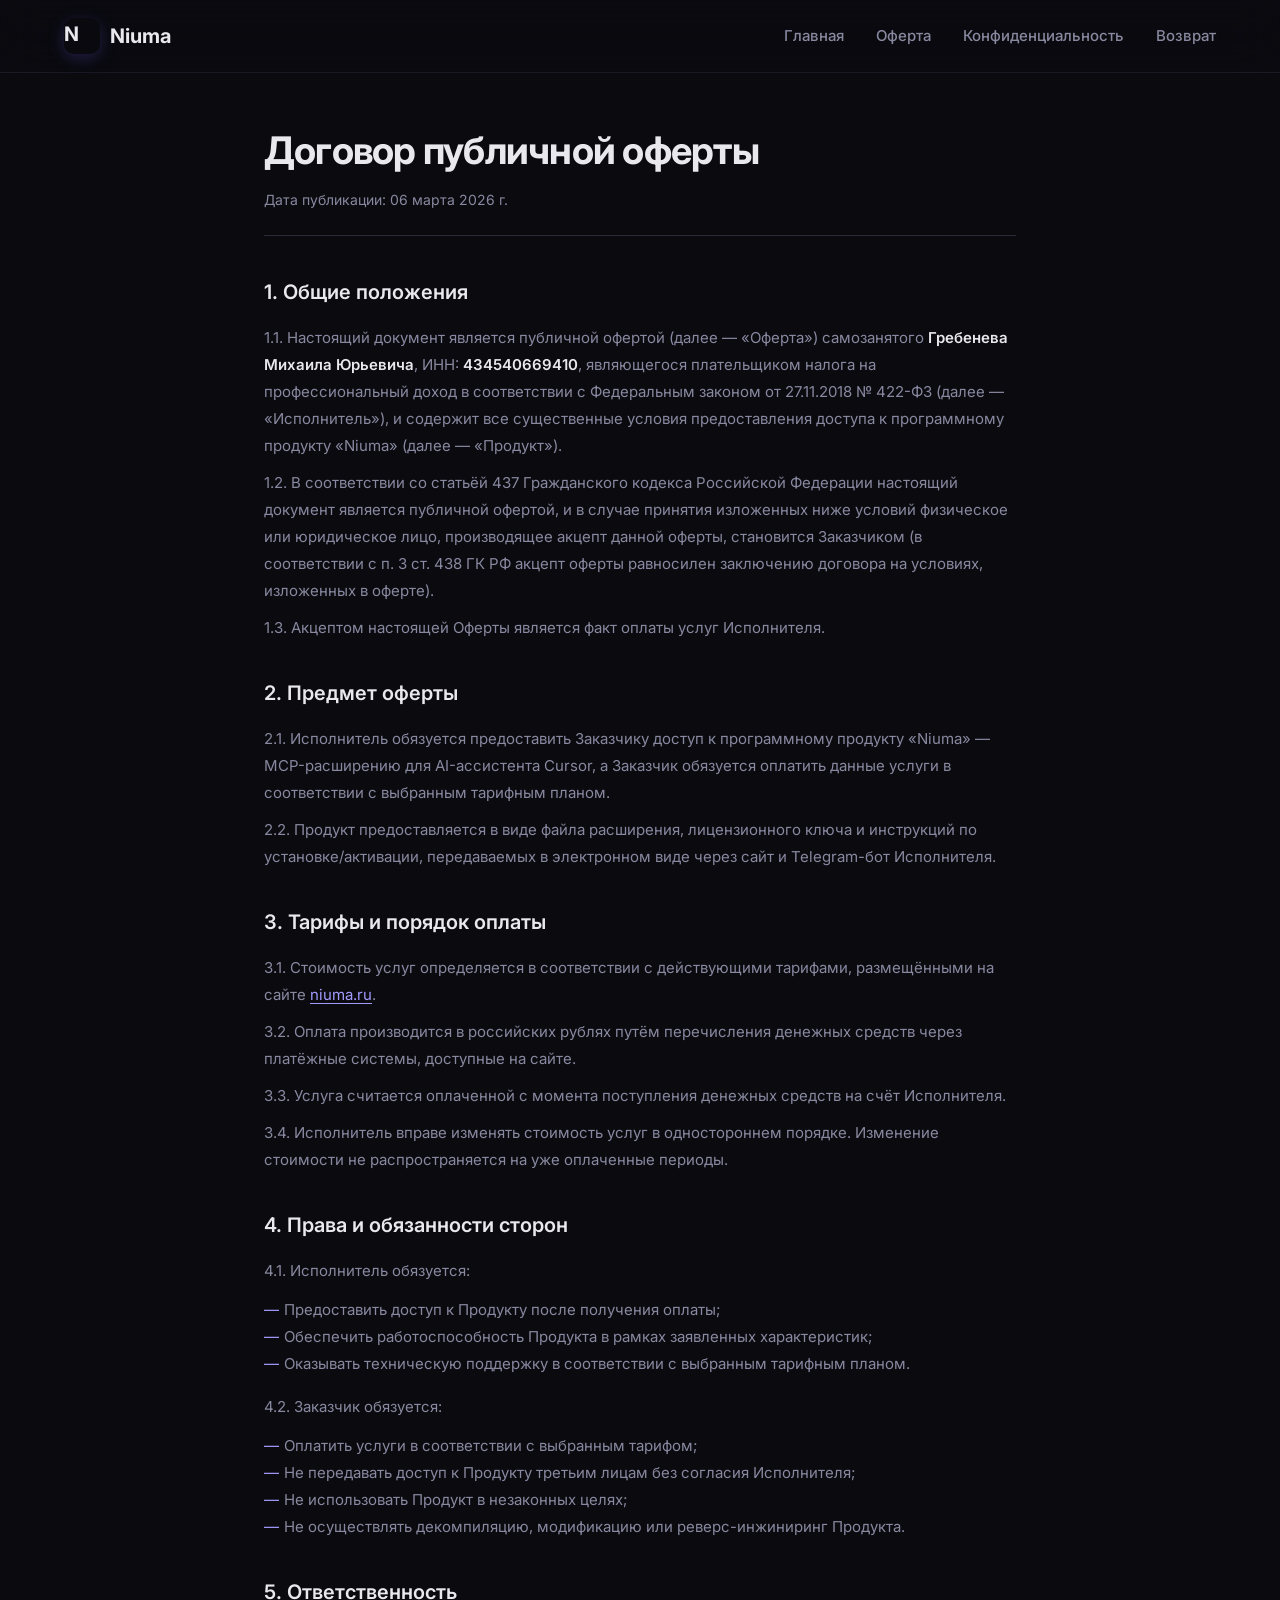
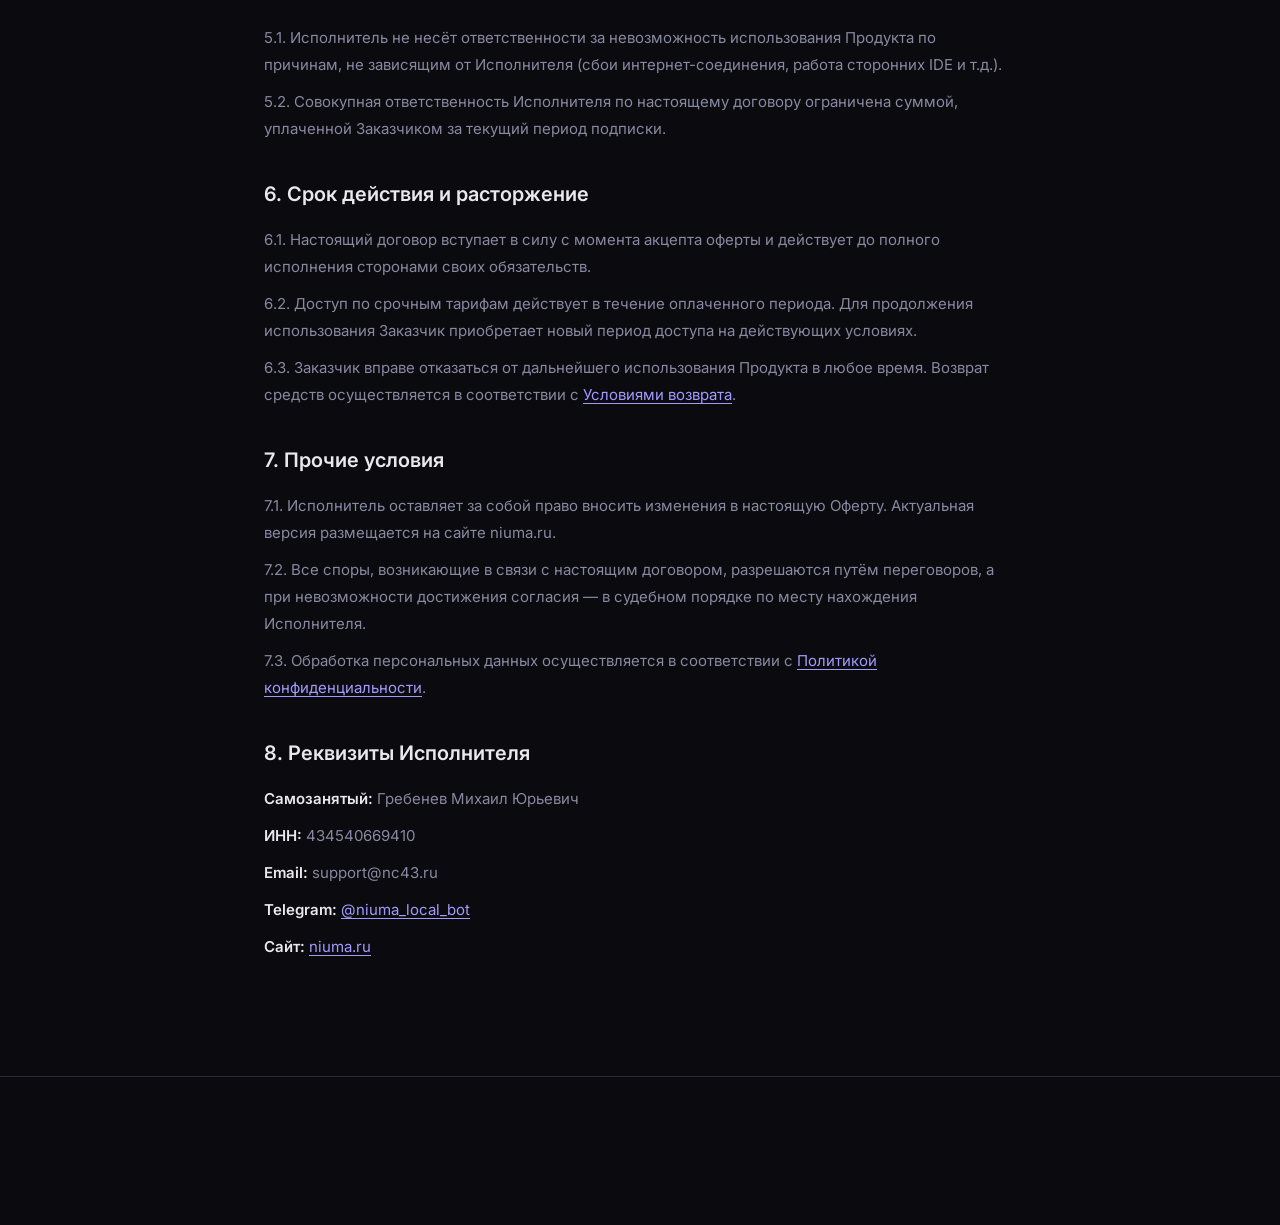
<file: oferta.html>
<!DOCTYPE html>
<html lang="ru">
<head>
    <meta charset="UTF-8">
    <meta name="viewport" content="width=device-width, initial-scale=1.0">
    <title>Договор оферты — Niuma</title>
    <link rel="preconnect" href="https://fonts.googleapis.com">
    <link rel="preconnect" href="https://fonts.gstatic.com" crossorigin>
    <link href="https://fonts.googleapis.com/css2?family=Inter:wght@300;400;500;600;700;800&display=swap" rel="stylesheet">
    <link rel="stylesheet" href="style.css">
    <link rel="stylesheet" href="legal.css">
    <link rel="icon" type="image/png" href="icon.png">
    <meta name="selfwork.ru" content="qe9ZM8WfrKyve0zYmn5LMgqsJxHoujONGKEiKEaPxHEG5aC3p0" />
</head>
<body>
    <header class="header">
        <div class="container header-inner">
            <a href="/" class="logo">
                <span class="logo-icon">N</span>
                <span class="logo-text">Niuma</span>
            </a>
            <nav class="nav">
                <a href="/">Главная</a>
                <a href="/oferta.html">Оферта</a>
                <a href="/privacy.html">Конфиденциальность</a>
                <a href="/refund.html">Возврат</a>
            </nav>
        </div>
    </header>

    <main class="legal-page">
        <div class="container">
            <h1>Договор публичной оферты</h1>
            <p class="legal-date">Дата публикации: 06 марта 2026 г.</p>

            <section>
                <h2>1. Общие положения</h2>
                <p>1.1. Настоящий документ является публичной офертой (далее — «Оферта») самозанятого <strong>Гребенева Михаила Юрьевича</strong>, ИНН: <strong>434540669410</strong>, являющегося плательщиком налога на профессиональный доход в соответствии с Федеральным законом от 27.11.2018 № 422-ФЗ (далее — «Исполнитель»), и содержит все существенные условия предоставления доступа к программному продукту «Niuma» (далее — «Продукт»).</p>
                <p>1.2. В соответствии со статьёй 437 Гражданского кодекса Российской Федерации настоящий документ является публичной офертой, и в случае принятия изложенных ниже условий физическое или юридическое лицо, производящее акцепт данной оферты, становится Заказчиком (в соответствии с п. 3 ст. 438 ГК РФ акцепт оферты равносилен заключению договора на условиях, изложенных в оферте).</p>
                <p>1.3. Акцептом настоящей Оферты является факт оплаты услуг Исполнителя.</p>
            </section>

            <section>
                <h2>2. Предмет оферты</h2>
                <p>2.1. Исполнитель обязуется предоставить Заказчику доступ к программному продукту «Niuma» — MCP-расширению для AI-ассистента Cursor, а Заказчик обязуется оплатить данные услуги в соответствии с выбранным тарифным планом.</p>
                <p>2.2. Продукт предоставляется в виде файла расширения, лицензионного ключа и инструкций по установке/активации, передаваемых в электронном виде через сайт и Telegram-бот Исполнителя.</p>
            </section>

            <section>
                <h2>3. Тарифы и порядок оплаты</h2>
                <p>3.1. Стоимость услуг определяется в соответствии с действующими тарифами, размещёнными на сайте <a href="https://niuma.ru/#pricing">niuma.ru</a>.</p>
                <p>3.2. Оплата производится в российских рублях путём перечисления денежных средств через платёжные системы, доступные на сайте.</p>
                <p>3.3. Услуга считается оплаченной с момента поступления денежных средств на счёт Исполнителя.</p>
                <p>3.4. Исполнитель вправе изменять стоимость услуг в одностороннем порядке. Изменение стоимости не распространяется на уже оплаченные периоды.</p>
            </section>

            <section>
                <h2>4. Права и обязанности сторон</h2>
                <p>4.1. Исполнитель обязуется:</p>
                <ul>
                    <li>Предоставить доступ к Продукту после получения оплаты;</li>
                    <li>Обеспечить работоспособность Продукта в рамках заявленных характеристик;</li>
                    <li>Оказывать техническую поддержку в соответствии с выбранным тарифным планом.</li>
                </ul>
                <p>4.2. Заказчик обязуется:</p>
                <ul>
                    <li>Оплатить услуги в соответствии с выбранным тарифом;</li>
                    <li>Не передавать доступ к Продукту третьим лицам без согласия Исполнителя;</li>
                    <li>Не использовать Продукт в незаконных целях;</li>
                    <li>Не осуществлять декомпиляцию, модификацию или реверс-инжиниринг Продукта.</li>
                </ul>
            </section>

            <section>
                <h2>5. Ответственность</h2>
                <p>5.1. Исполнитель не несёт ответственности за невозможность использования Продукта по причинам, не зависящим от Исполнителя (сбои интернет-соединения, работа сторонних IDE и т.д.).</p>
                <p>5.2. Совокупная ответственность Исполнителя по настоящему договору ограничена суммой, уплаченной Заказчиком за текущий период подписки.</p>
            </section>

            <section>
                <h2>6. Срок действия и расторжение</h2>
                <p>6.1. Настоящий договор вступает в силу с момента акцепта оферты и действует до полного исполнения сторонами своих обязательств.</p>
                <p>6.2. Доступ по срочным тарифам действует в течение оплаченного периода. Для продолжения использования Заказчик приобретает новый период доступа на действующих условиях.</p>
                <p>6.3. Заказчик вправе отказаться от дальнейшего использования Продукта в любое время. Возврат средств осуществляется в соответствии с <a href="/refund.html">Условиями возврата</a>.</p>
            </section>

            <section>
                <h2>7. Прочие условия</h2>
                <p>7.1. Исполнитель оставляет за собой право вносить изменения в настоящую Оферту. Актуальная версия размещается на сайте niuma.ru.</p>
                <p>7.2. Все споры, возникающие в связи с настоящим договором, разрешаются путём переговоров, а при невозможности достижения согласия — в судебном порядке по месту нахождения Исполнителя.</p>
                <p>7.3. Обработка персональных данных осуществляется в соответствии с <a href="/privacy.html">Политикой конфиденциальности</a>.</p>
            </section>

            <section>
                <h2>8. Реквизиты Исполнителя</h2>
                <p><strong>Самозанятый:</strong> Гребенев Михаил Юрьевич</p>
                <p><strong>ИНН:</strong> 434540669410</p>
                <p><strong>Email:</strong> support@nc43.ru</p>
                <p><strong>Telegram:</strong> <a href="https://t.me/niuma_local_bot" target="_blank">@niuma_local_bot</a></p>
                <p><strong>Сайт:</strong> <a href="https://niuma.ru">niuma.ru</a></p>
            </section>
        </div>
    </main>

    <footer class="footer">
        <div class="container">
            <div class="footer-bottom">
                <p>&copy; 2026 Niuma. Гребенев Михаил Юрьевич, ИНН: 434540669410. Все права защищены.</p>
            </div>
        </div>
    </footer>
</body>
</html>
</file>
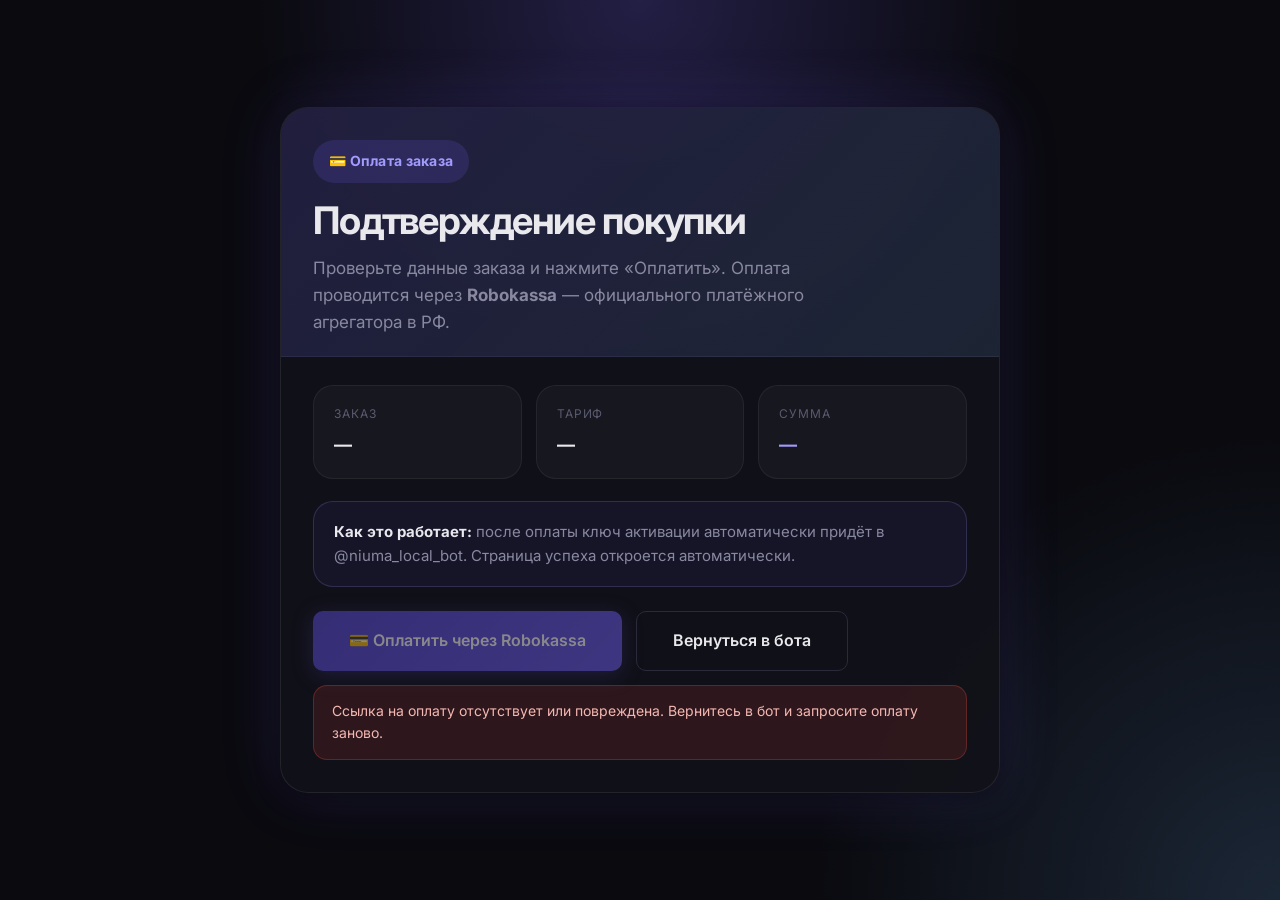
<file: pay.html>
<!DOCTYPE html>
<html lang="ru">
<head>
    <meta charset="UTF-8">
    <meta name="viewport" content="width=device-width, initial-scale=1.0">
    <title>Оплата заказа — Niuma</title>
    <link rel="stylesheet" href="style.css">
    <link href="https://fonts.googleapis.com/css2?family=Inter:wght@400;500;600;700;800&display=swap" rel="stylesheet">
    <style>
        body {
            min-height: 100vh;
            display: flex;
            align-items: center;
            justify-content: center;
            padding: 32px 20px;
            background:
                radial-gradient(circle at top, rgba(108, 92, 231, 0.25), transparent 35%),
                radial-gradient(circle at bottom right, rgba(116, 185, 255, 0.16), transparent 30%),
                var(--bg);
        }

        .payment-page { width: 100%; max-width: 720px; }

        .payment-card {
            background: rgba(18, 18, 26, 0.92);
            border: 1px solid rgba(255, 255, 255, 0.08);
            border-radius: 28px;
            box-shadow: var(--shadow), var(--shadow-glow);
            overflow: hidden;
        }

        .payment-top {
            padding: 32px 32px 20px;
            background: linear-gradient(135deg, rgba(108, 92, 231, 0.18), rgba(116, 185, 255, 0.12));
            border-bottom: 1px solid rgba(255, 255, 255, 0.06);
        }

        .payment-badge {
            display: inline-flex;
            align-items: center;
            gap: 10px;
            padding: 10px 16px;
            border-radius: 999px;
            background: rgba(108, 92, 231, 0.18);
            color: #A29BFE;
            font-size: 14px;
            font-weight: 700;
            letter-spacing: 0.02em;
        }

        .payment-title {
            margin-top: 18px;
            font-size: 38px;
            line-height: 1.05;
            letter-spacing: -0.03em;
        }

        .payment-subtitle {
            margin-top: 14px;
            color: var(--text-muted);
            font-size: 17px;
            max-width: 560px;
        }

        .payment-content { padding: 28px 32px 32px; }

        .payment-grid {
            display: grid;
            grid-template-columns: repeat(3, minmax(0, 1fr));
            gap: 14px;
            margin-bottom: 22px;
        }

        .payment-info {
            padding: 18px 20px;
            border-radius: 20px;
            background: rgba(255, 255, 255, 0.03);
            border: 1px solid rgba(255, 255, 255, 0.06);
        }

        .payment-label {
            display: block;
            margin-bottom: 8px;
            color: var(--text-dim);
            font-size: 12px;
            text-transform: uppercase;
            letter-spacing: 0.08em;
        }

        .payment-value { font-size: 18px; font-weight: 700; }
        .payment-amount { color: #A29BFE; }

        .payment-note {
            margin-bottom: 24px;
            padding: 18px 20px;
            border-radius: 20px;
            background: rgba(108, 92, 231, 0.08);
            border: 1px solid rgba(162, 155, 254, 0.18);
            color: var(--text-muted);
            font-size: 15px;
        }

        .payment-note strong { color: var(--text); }

        .payment-actions {
            display: flex;
            gap: 14px;
            flex-wrap: wrap;
        }

        .payment-error {
            margin-top: 14px;
            padding: 14px 18px;
            border-radius: 14px;
            background: rgba(231, 76, 60, 0.14);
            border: 1px solid rgba(231, 76, 60, 0.28);
            color: #f5b7b1;
            font-size: 14px;
            display: none;
        }

        .payment-error.is-visible { display: block; }

        @media (max-width: 640px) {
            .payment-top, .payment-content { padding-left: 20px; padding-right: 20px; }
            .payment-title { font-size: 30px; }
            .payment-subtitle { font-size: 15px; }
            .payment-grid { grid-template-columns: 1fr; }
            .payment-actions { flex-direction: column; }
            .payment-actions .btn { width: 100%; }
        }
    </style>
</head>
<body>
    <main class="payment-page">
        <section class="payment-card">
            <div class="payment-top">
                <div class="payment-badge">💳 Оплата заказа</div>
                <h1 class="payment-title">Подтверждение покупки</h1>
                <p class="payment-subtitle">Проверьте данные заказа и нажмите «Оплатить». Оплата проводится через <strong>Robokassa</strong> — официального платёжного агрегатора в РФ.</p>
            </div>
            <div class="payment-content">
                <div class="payment-grid">
                    <div class="payment-info">
                        <span class="payment-label">Заказ</span>
                        <div class="payment-value" id="orderId">—</div>
                    </div>
                    <div class="payment-info">
                        <span class="payment-label">Тариф</span>
                        <div class="payment-value" id="tariff">—</div>
                    </div>
                    <div class="payment-info">
                        <span class="payment-label">Сумма</span>
                        <div class="payment-value payment-amount" id="amount">—</div>
                    </div>
                </div>
                <div class="payment-note">
                    <strong>Как это работает:</strong> после оплаты ключ активации автоматически придёт в <a href="https://t.me/niuma_local_bot" target="_blank">@niuma_local_bot</a>. Страница успеха откроется автоматически.
                </div>
                <div class="payment-actions">
                    <a class="btn btn-primary btn-lg" id="payBtn" href="#" rel="noopener">💳 Оплатить через Robokassa</a>
                    <a class="btn btn-outline btn-lg" href="https://t.me/niuma_local_bot">Вернуться в бота</a>
                </div>
                <div class="payment-error" id="errorBox"></div>
            </div>
        </section>
    </main>

    <script>
        (function () {
            const params = new URLSearchParams(window.location.search);
            const order = params.get('order') || params.get('order_id') || '—';
            const tariff = params.get('tariff') || '—';
            const amount = params.get('amount') || '';
            const payUrl = params.get('url') || '';

            document.getElementById('orderId').textContent = order;
            document.getElementById('tariff').textContent = tariff;
            document.getElementById('amount').textContent = amount ? (amount + ' ₽') : '—';

            const payBtn = document.getElementById('payBtn');
            const errorBox = document.getElementById('errorBox');

            // Accept only trusted Robokassa host to avoid open-redirect abuse.
            let isValid = false;
            try {
                if (payUrl) {
                    const u = new URL(payUrl);
                    if (u.protocol === 'https:' && (u.hostname === 'auth.robokassa.ru' || u.hostname === 'auth.robokassa.kz')) {
                        isValid = true;
                    }
                }
            } catch (e) { /* invalid URL */ }

            if (isValid) {
                payBtn.setAttribute('href', payUrl);
            } else {
                payBtn.setAttribute('aria-disabled', 'true');
                payBtn.style.pointerEvents = 'none';
                payBtn.style.opacity = '0.5';
                errorBox.textContent = 'Ссылка на оплату отсутствует или повреждена. Вернитесь в бот и запросите оплату заново.';
                errorBox.classList.add('is-visible');
            }
        })();
    </script>
</body>
</html>
</file>
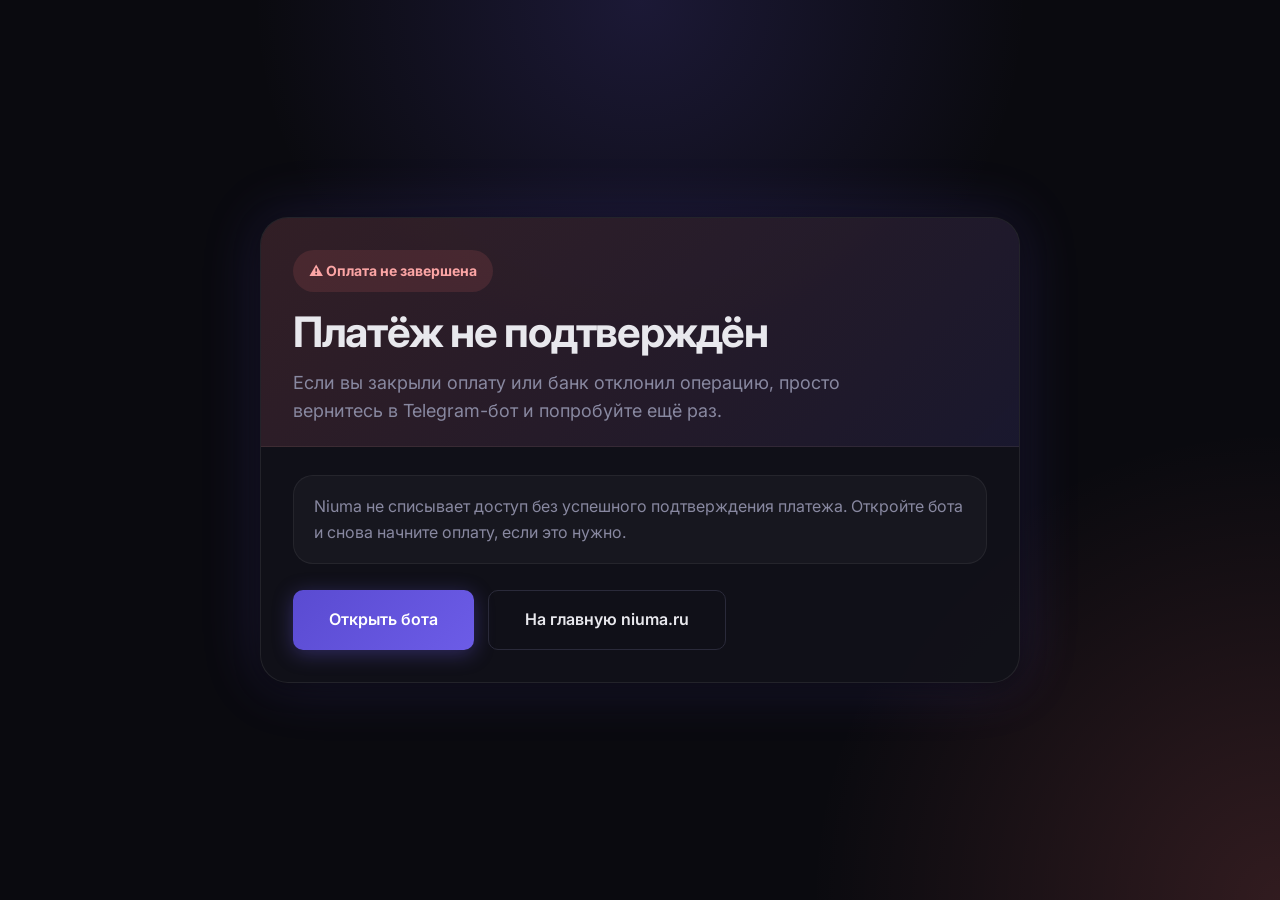
<file: payment-fail.html>
<!DOCTYPE html>
<html lang="ru">
<head>
    <meta charset="UTF-8">
    <meta name="viewport" content="width=device-width, initial-scale=1.0">
    <title>Оплата не завершена — Niuma</title>
    <link rel="stylesheet" href="style.css">
    <link href="https://fonts.googleapis.com/css2?family=Inter:wght@400;500;600;700;800&display=swap" rel="stylesheet">
    <style>
        body {
            min-height: 100vh;
            display: flex;
            align-items: center;
            justify-content: center;
            padding: 32px 20px;
            background:
                radial-gradient(circle at top, rgba(108, 92, 231, 0.18), transparent 35%),
                radial-gradient(circle at bottom right, rgba(255, 118, 117, 0.16), transparent 30%),
                var(--bg);
        }

        .payment-page {
            width: 100%;
            max-width: 760px;
        }

        .payment-card {
            background: rgba(18, 18, 26, 0.92);
            border: 1px solid rgba(255, 255, 255, 0.08);
            border-radius: 28px;
            box-shadow: var(--shadow), var(--shadow-glow);
            overflow: hidden;
        }

        .payment-top {
            padding: 32px 32px 20px;
            background: linear-gradient(135deg, rgba(255, 118, 117, 0.14), rgba(108, 92, 231, 0.10));
            border-bottom: 1px solid rgba(255, 255, 255, 0.06);
        }

        .payment-badge {
            display: inline-flex;
            align-items: center;
            gap: 10px;
            padding: 10px 16px;
            border-radius: 999px;
            background: rgba(255, 118, 117, 0.12);
            color: #fca5a5;
            font-size: 14px;
            font-weight: 700;
        }

        .payment-title {
            margin-top: 18px;
            font-size: 42px;
            line-height: 1.05;
            letter-spacing: -0.03em;
        }

        .payment-subtitle {
            margin-top: 14px;
            color: var(--text-muted);
            font-size: 18px;
            max-width: 560px;
        }

        .payment-content {
            padding: 28px 32px 32px;
        }

        .payment-note {
            margin-bottom: 26px;
            padding: 18px 20px;
            border-radius: 20px;
            background: rgba(255, 255, 255, 0.03);
            border: 1px solid rgba(255, 255, 255, 0.06);
            color: var(--text-muted);
        }

        .payment-actions {
            display: flex;
            gap: 14px;
            flex-wrap: wrap;
        }

        @media (max-width: 640px) {
            .payment-top,
            .payment-content {
                padding-left: 20px;
                padding-right: 20px;
            }

            .payment-title {
                font-size: 32px;
            }

            .payment-subtitle {
                font-size: 16px;
            }

            .payment-actions {
                flex-direction: column;
            }

            .payment-actions .btn {
                width: 100%;
            }
        }
    </style>
</head>
<body>
    <main class="payment-page">
        <section class="payment-card">
            <div class="payment-top">
                <div class="payment-badge">⚠️ Оплата не завершена</div>
                <h1 class="payment-title">Платёж не подтверждён</h1>
                <p class="payment-subtitle">Если вы закрыли оплату или банк отклонил операцию, просто вернитесь в Telegram-бот и попробуйте ещё раз.</p>
            </div>
            <div class="payment-content">
                <div class="payment-note">
                    Niuma не списывает доступ без успешного подтверждения платежа. Откройте бота и снова начните оплату, если это нужно.
                </div>
                <div class="payment-actions">
                    <a class="btn btn-primary btn-lg" href="https://t.me/niuma_local_bot" id="openBotLink">Открыть бота</a>
                    <a class="btn btn-outline btn-lg" href="/">На главную niuma.ru</a>
                </div>
            </div>
        </section>
    </main>
    <script>
        (function () {
            const params = new URLSearchParams(window.location.search);
            const orderId = params.get('order_id') || params.get('order') || params.get('Shp_orderId') || params.get('InvId') || '';
            const isWindOrder = /^(WW-|WP-|WB-|DV-)/i.test(String(orderId).trim());
            if (isWindOrder) {
                const link = document.getElementById('openBotLink');
                if (link) { link.href = 'https://t.me/windsurf_pro_bot'; }
            }
        })();
    </script>
</body>
</html>
</file>
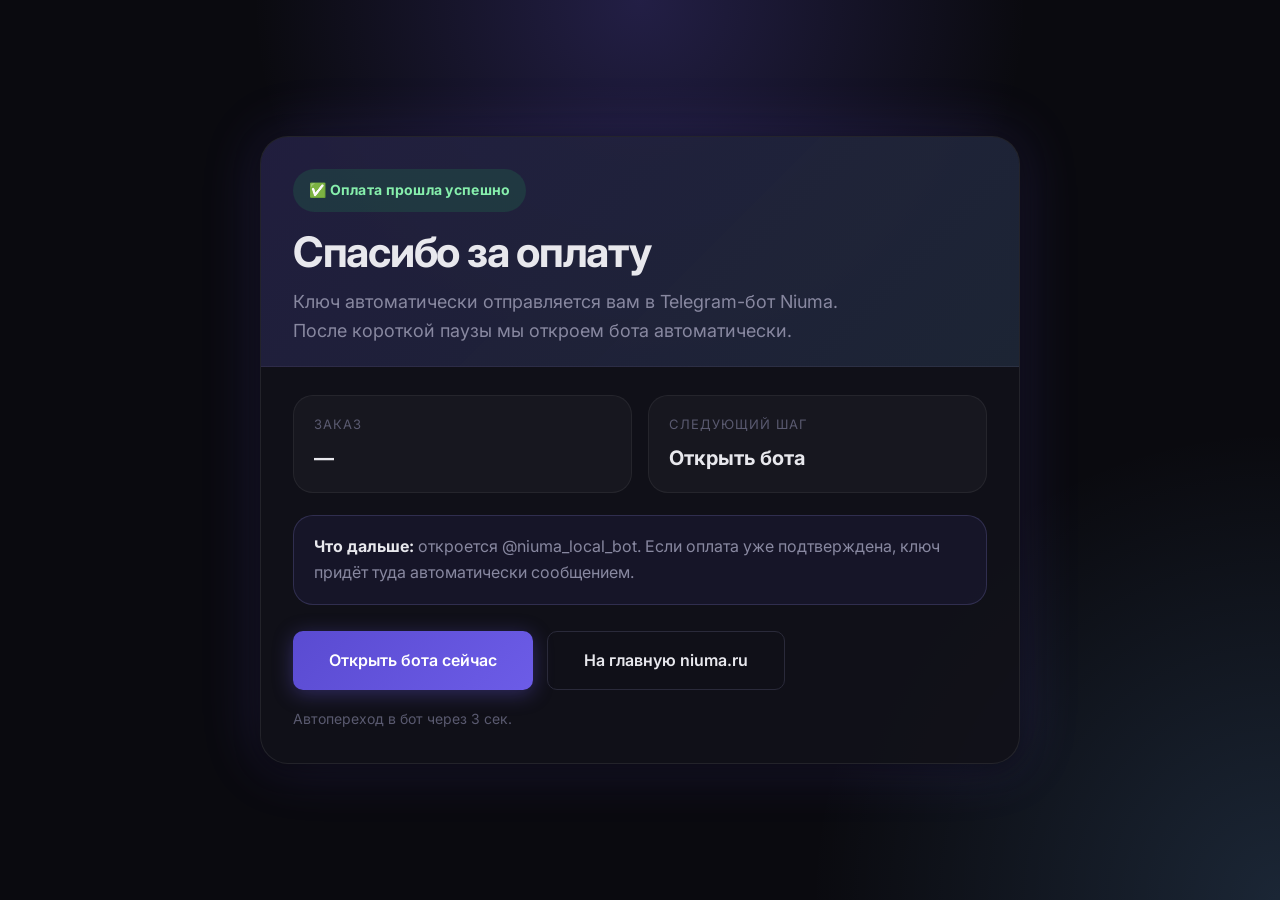
<file: payment-success.html>
<!DOCTYPE html>
<html lang="ru">
<head>
    <meta charset="UTF-8">
    <meta name="viewport" content="width=device-width, initial-scale=1.0">
    <title>Оплата успешна — Niuma</title>
    <link rel="stylesheet" href="style.css">
    <link href="https://fonts.googleapis.com/css2?family=Inter:wght@400;500;600;700;800&display=swap" rel="stylesheet">
    <style>
        body {
            min-height: 100vh;
            display: flex;
            align-items: center;
            justify-content: center;
            padding: 32px 20px;
            background:
                radial-gradient(circle at top, rgba(108, 92, 231, 0.25), transparent 35%),
                radial-gradient(circle at bottom right, rgba(116, 185, 255, 0.16), transparent 30%),
                var(--bg);
        }

        .payment-page {
            width: 100%;
            max-width: 760px;
        }

        .payment-card {
            background: rgba(18, 18, 26, 0.92);
            border: 1px solid rgba(255, 255, 255, 0.08);
            border-radius: 28px;
            box-shadow: var(--shadow), var(--shadow-glow);
            overflow: hidden;
        }

        .payment-top {
            padding: 32px 32px 20px;
            background: linear-gradient(135deg, rgba(108, 92, 231, 0.18), rgba(116, 185, 255, 0.12));
            border-bottom: 1px solid rgba(255, 255, 255, 0.06);
        }

        .payment-badge {
            display: inline-flex;
            align-items: center;
            gap: 10px;
            padding: 10px 16px;
            border-radius: 999px;
            background: rgba(34, 197, 94, 0.14);
            color: #86efac;
            font-size: 14px;
            font-weight: 700;
            letter-spacing: 0.02em;
        }

        .payment-title {
            margin-top: 18px;
            font-size: 42px;
            line-height: 1.05;
            letter-spacing: -0.03em;
        }

        .payment-subtitle {
            margin-top: 14px;
            color: var(--text-muted);
            font-size: 18px;
            max-width: 560px;
        }

        .payment-content {
            padding: 28px 32px 32px;
        }

        .payment-grid {
            display: grid;
            grid-template-columns: repeat(2, minmax(0, 1fr));
            gap: 16px;
            margin-bottom: 22px;
        }

        .payment-info {
            padding: 18px 20px;
            border-radius: 20px;
            background: rgba(255, 255, 255, 0.03);
            border: 1px solid rgba(255, 255, 255, 0.06);
        }

        .payment-label {
            display: block;
            margin-bottom: 8px;
            color: var(--text-dim);
            font-size: 13px;
            text-transform: uppercase;
            letter-spacing: 0.08em;
        }

        .payment-value {
            font-size: 20px;
            font-weight: 700;
        }

        .payment-note {
            margin-bottom: 26px;
            padding: 18px 20px;
            border-radius: 20px;
            background: rgba(108, 92, 231, 0.08);
            border: 1px solid rgba(162, 155, 254, 0.18);
            color: var(--text-muted);
        }

        .payment-note strong {
            color: var(--text);
        }

        .payment-actions {
            display: flex;
            gap: 14px;
            flex-wrap: wrap;
        }

        .payment-timer {
            margin-top: 18px;
            color: var(--text-dim);
            font-size: 14px;
        }

        @media (max-width: 640px) {
            .payment-top,
            .payment-content {
                padding-left: 20px;
                padding-right: 20px;
            }

            .payment-title {
                font-size: 32px;
            }

            .payment-subtitle {
                font-size: 16px;
            }

            .payment-grid {
                grid-template-columns: 1fr;
            }

            .payment-actions {
                flex-direction: column;
            }

            .payment-actions .btn {
                width: 100%;
            }
        }
    </style>
</head>
<body>
    <main class="payment-page">
        <section class="payment-card">
            <div class="payment-top">
                <div class="payment-badge">✅ Оплата прошла успешно</div>
                <h1 class="payment-title">Спасибо за оплату</h1>
                <p class="payment-subtitle">Ключ автоматически отправляется вам в Telegram-бот Niuma. После короткой паузы мы откроем бота автоматически.</p>
            </div>
            <div class="payment-content">
                <div class="payment-grid">
                    <div class="payment-info">
                        <span class="payment-label">Заказ</span>
                        <div class="payment-value" id="orderId">—</div>
                    </div>
                    <div class="payment-info">
                        <span class="payment-label">Следующий шаг</span>
                        <div class="payment-value">Открыть бота</div>
                    </div>
                </div>
                <div class="payment-note">
                    <strong>Что дальше:</strong> откроется <a href="https://t.me/niuma_local_bot" target="_blank">@niuma_local_bot</a>. Если оплата уже подтверждена, ключ придёт туда автоматически сообщением.
                </div>
                <div class="payment-actions">
                    <a class="btn btn-primary btn-lg" href="https://t.me/niuma_local_bot" id="openBotLink">Открыть бота сейчас</a>
                    <a class="btn btn-outline btn-lg" href="/">На главную niuma.ru</a>
                </div>
                <div class="payment-timer">Автопереход в бот через <span id="countdown">4</span> сек.</div>
            </div>
        </section>
    </main>

    <script>
        (function () {
            const params = new URLSearchParams(window.location.search);
            const orderId = params.get('order_id') || params.get('order') || params.get('Shp_orderId') || params.get('InvId') || '—';
            const isWindOrder = /^(WW-|WP-|WB-|DV-)/i.test(String(orderId).trim());
            const botName = isWindOrder ? 'windsurf_pro_bot' : 'niuma_local_bot';
            const orderEl = document.getElementById('orderId');
            const countdownEl = document.getElementById('countdown');
            const openBotLink = document.getElementById('openBotLink');
            const botUrl = 'https://t.me/' + botName;
            const botDeepLink = 'tg://resolve?domain=' + botName;
            let seconds = 4;
            let redirected = false;

            function openBot() {
                if (redirected) {
                    return;
                }
                redirected = true;
                window.location.href = botDeepLink;
                window.setTimeout(() => {
                    window.location.href = botUrl;
                }, 900);
            }

            orderEl.textContent = orderId;
            openBotLink.href = botUrl;
            document.querySelectorAll('.payment-note a').forEach((a) => { a.href = botUrl; a.textContent = '@' + botName; });
            if (isWindOrder) {
                const subtitle = document.querySelector('.payment-subtitle');
                if (subtitle) { subtitle.textContent = 'Аккаунт автоматически отправляется вам в Telegram-бот. После короткой паузы мы откроем бота автоматически.'; }
            }

            openBotLink.addEventListener('click', (event) => {
                event.preventDefault();
                openBot();
            });

            const timer = window.setInterval(() => {
                seconds -= 1;
                countdownEl.textContent = String(Math.max(seconds, 0));
                if (seconds <= 0) {
                    window.clearInterval(timer);
                    openBot();
                }
            }, 1000);
        })();
    </script>
</body>
</html>
</file>
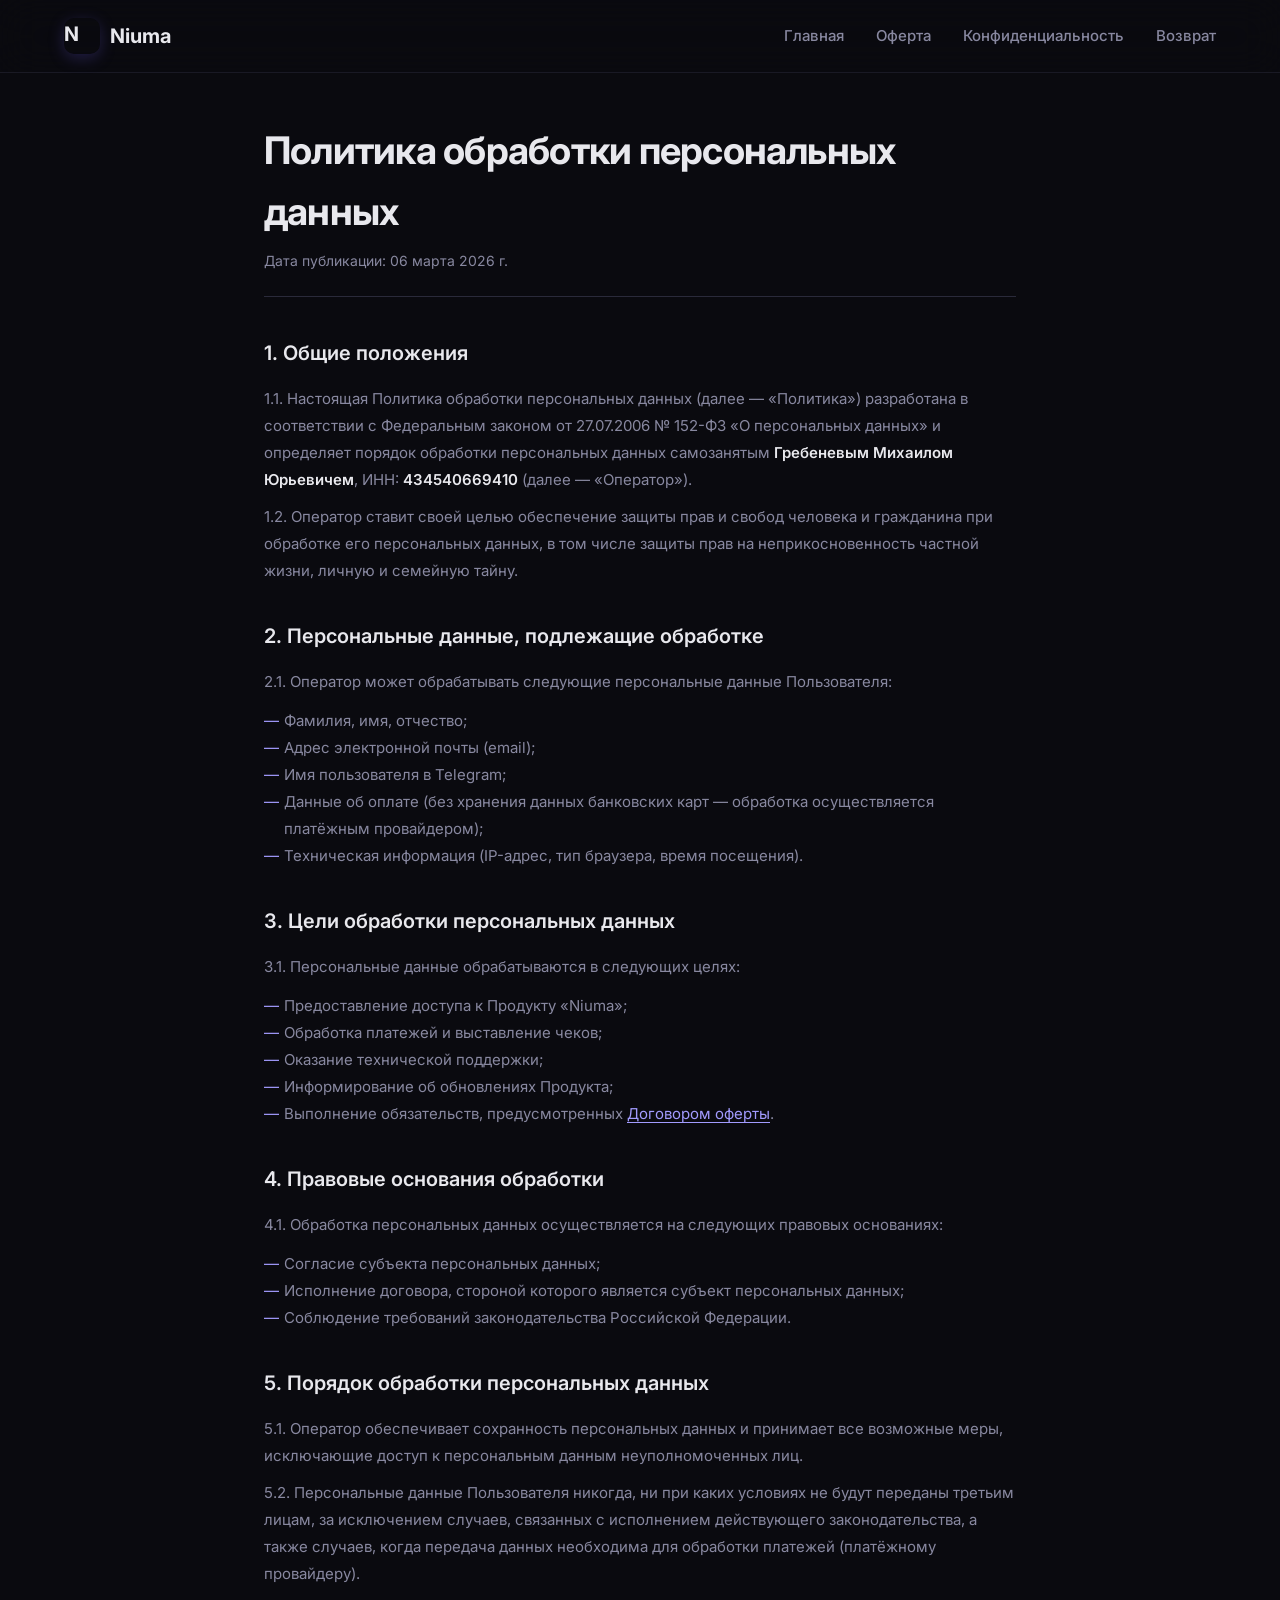
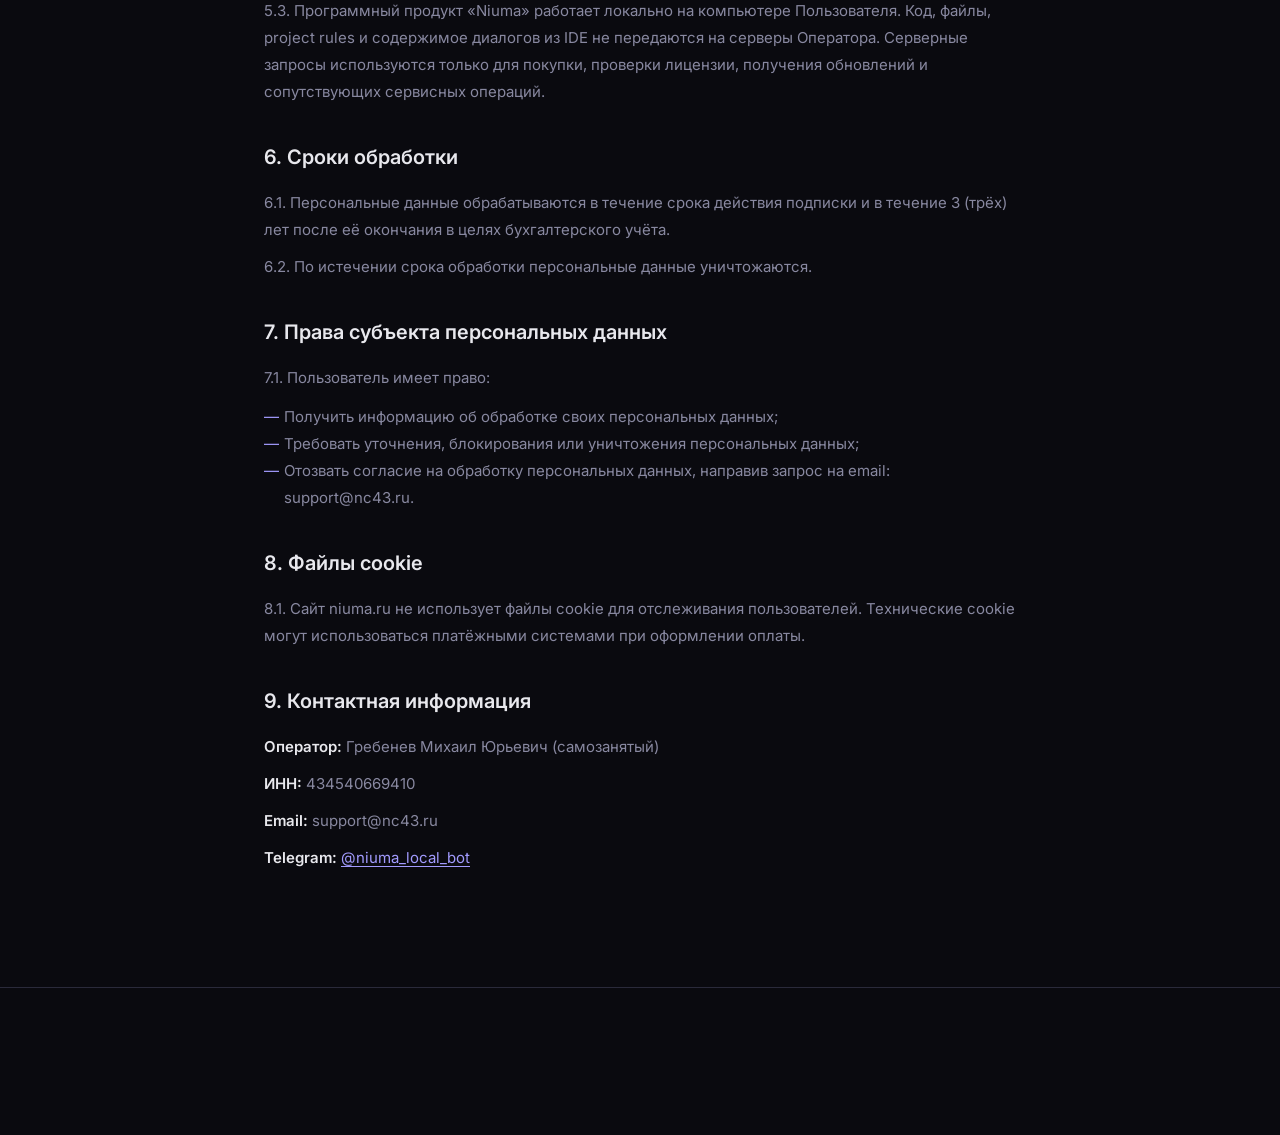
<file: privacy.html>
<!DOCTYPE html>
<html lang="ru">
<head>
    <meta charset="UTF-8">
    <meta name="viewport" content="width=device-width, initial-scale=1.0">
    <title>Политика конфиденциальности — Niuma</title>
    <link rel="preconnect" href="https://fonts.googleapis.com">
    <link rel="preconnect" href="https://fonts.gstatic.com" crossorigin>
    <link href="https://fonts.googleapis.com/css2?family=Inter:wght@300;400;500;600;700;800&display=swap" rel="stylesheet">
    <link rel="stylesheet" href="style.css">
    <link rel="stylesheet" href="legal.css">
    <link rel="icon" type="image/png" href="icon.png">
    <meta name="selfwork.ru" content="qe9ZM8WfrKyve0zYmn5LMgqsJxHoujONGKEiKEaPxHEG5aC3p0" />
</head>
<body>
    <header class="header">
        <div class="container header-inner">
            <a href="/" class="logo">
                <span class="logo-icon">N</span>
                <span class="logo-text">Niuma</span>
            </a>
            <nav class="nav">
                <a href="/">Главная</a>
                <a href="/oferta.html">Оферта</a>
                <a href="/privacy.html">Конфиденциальность</a>
                <a href="/refund.html">Возврат</a>
            </nav>
        </div>
    </header>

    <main class="legal-page">
        <div class="container">
            <h1>Политика обработки персональных данных</h1>
            <p class="legal-date">Дата публикации: 06 марта 2026 г.</p>

            <section>
                <h2>1. Общие положения</h2>
                <p>1.1. Настоящая Политика обработки персональных данных (далее — «Политика») разработана в соответствии с Федеральным законом от 27.07.2006 № 152-ФЗ «О персональных данных» и определяет порядок обработки персональных данных самозанятым <strong>Гребеневым Михаилом Юрьевичем</strong>, ИНН: <strong>434540669410</strong> (далее — «Оператор»).</p>
                <p>1.2. Оператор ставит своей целью обеспечение защиты прав и свобод человека и гражданина при обработке его персональных данных, в том числе защиты прав на неприкосновенность частной жизни, личную и семейную тайну.</p>
            </section>

            <section>
                <h2>2. Персональные данные, подлежащие обработке</h2>
                <p>2.1. Оператор может обрабатывать следующие персональные данные Пользователя:</p>
                <ul>
                    <li>Фамилия, имя, отчество;</li>
                    <li>Адрес электронной почты (email);</li>
                    <li>Имя пользователя в Telegram;</li>
                    <li>Данные об оплате (без хранения данных банковских карт — обработка осуществляется платёжным провайдером);</li>
                    <li>Техническая информация (IP-адрес, тип браузера, время посещения).</li>
                </ul>
            </section>

            <section>
                <h2>3. Цели обработки персональных данных</h2>
                <p>3.1. Персональные данные обрабатываются в следующих целях:</p>
                <ul>
                    <li>Предоставление доступа к Продукту «Niuma»;</li>
                    <li>Обработка платежей и выставление чеков;</li>
                    <li>Оказание технической поддержки;</li>
                    <li>Информирование об обновлениях Продукта;</li>
                    <li>Выполнение обязательств, предусмотренных <a href="/oferta.html">Договором оферты</a>.</li>
                </ul>
            </section>

            <section>
                <h2>4. Правовые основания обработки</h2>
                <p>4.1. Обработка персональных данных осуществляется на следующих правовых основаниях:</p>
                <ul>
                    <li>Согласие субъекта персональных данных;</li>
                    <li>Исполнение договора, стороной которого является субъект персональных данных;</li>
                    <li>Соблюдение требований законодательства Российской Федерации.</li>
                </ul>
            </section>

            <section>
                <h2>5. Порядок обработки персональных данных</h2>
                <p>5.1. Оператор обеспечивает сохранность персональных данных и принимает все возможные меры, исключающие доступ к персональным данным неуполномоченных лиц.</p>
                <p>5.2. Персональные данные Пользователя никогда, ни при каких условиях не будут переданы третьим лицам, за исключением случаев, связанных с исполнением действующего законодательства, а также случаев, когда передача данных необходима для обработки платежей (платёжному провайдеру).</p>
                <p>5.3. Программный продукт «Niuma» работает локально на компьютере Пользователя. Код, файлы, project rules и содержимое диалогов из IDE не передаются на серверы Оператора. Серверные запросы используются только для покупки, проверки лицензии, получения обновлений и сопутствующих сервисных операций.</p>
            </section>

            <section>
                <h2>6. Сроки обработки</h2>
                <p>6.1. Персональные данные обрабатываются в течение срока действия подписки и в течение 3 (трёх) лет после её окончания в целях бухгалтерского учёта.</p>
                <p>6.2. По истечении срока обработки персональные данные уничтожаются.</p>
            </section>

            <section>
                <h2>7. Права субъекта персональных данных</h2>
                <p>7.1. Пользователь имеет право:</p>
                <ul>
                    <li>Получить информацию об обработке своих персональных данных;</li>
                    <li>Требовать уточнения, блокирования или уничтожения персональных данных;</li>
                    <li>Отозвать согласие на обработку персональных данных, направив запрос на email: support@nc43.ru.</li>
                </ul>
            </section>

            <section>
                <h2>8. Файлы cookie</h2>
                <p>8.1. Сайт niuma.ru не использует файлы cookie для отслеживания пользователей. Технические cookie могут использоваться платёжными системами при оформлении оплаты.</p>
            </section>

            <section>
                <h2>9. Контактная информация</h2>
                <p><strong>Оператор:</strong> Гребенев Михаил Юрьевич (самозанятый)</p>
                <p><strong>ИНН:</strong> 434540669410</p>
                <p><strong>Email:</strong> support@nc43.ru</p>
                <p><strong>Telegram:</strong> <a href="https://t.me/niuma_local_bot" target="_blank">@niuma_local_bot</a></p>
            </section>
        </div>
    </main>

    <footer class="footer">
        <div class="container">
            <div class="footer-bottom">
                <p>&copy; 2026 Niuma. Гребенев Михаил Юрьевич, ИНН: 434540669410. Все права защищены.</p>
            </div>
        </div>
    </footer>
</body>
</html>
</file>
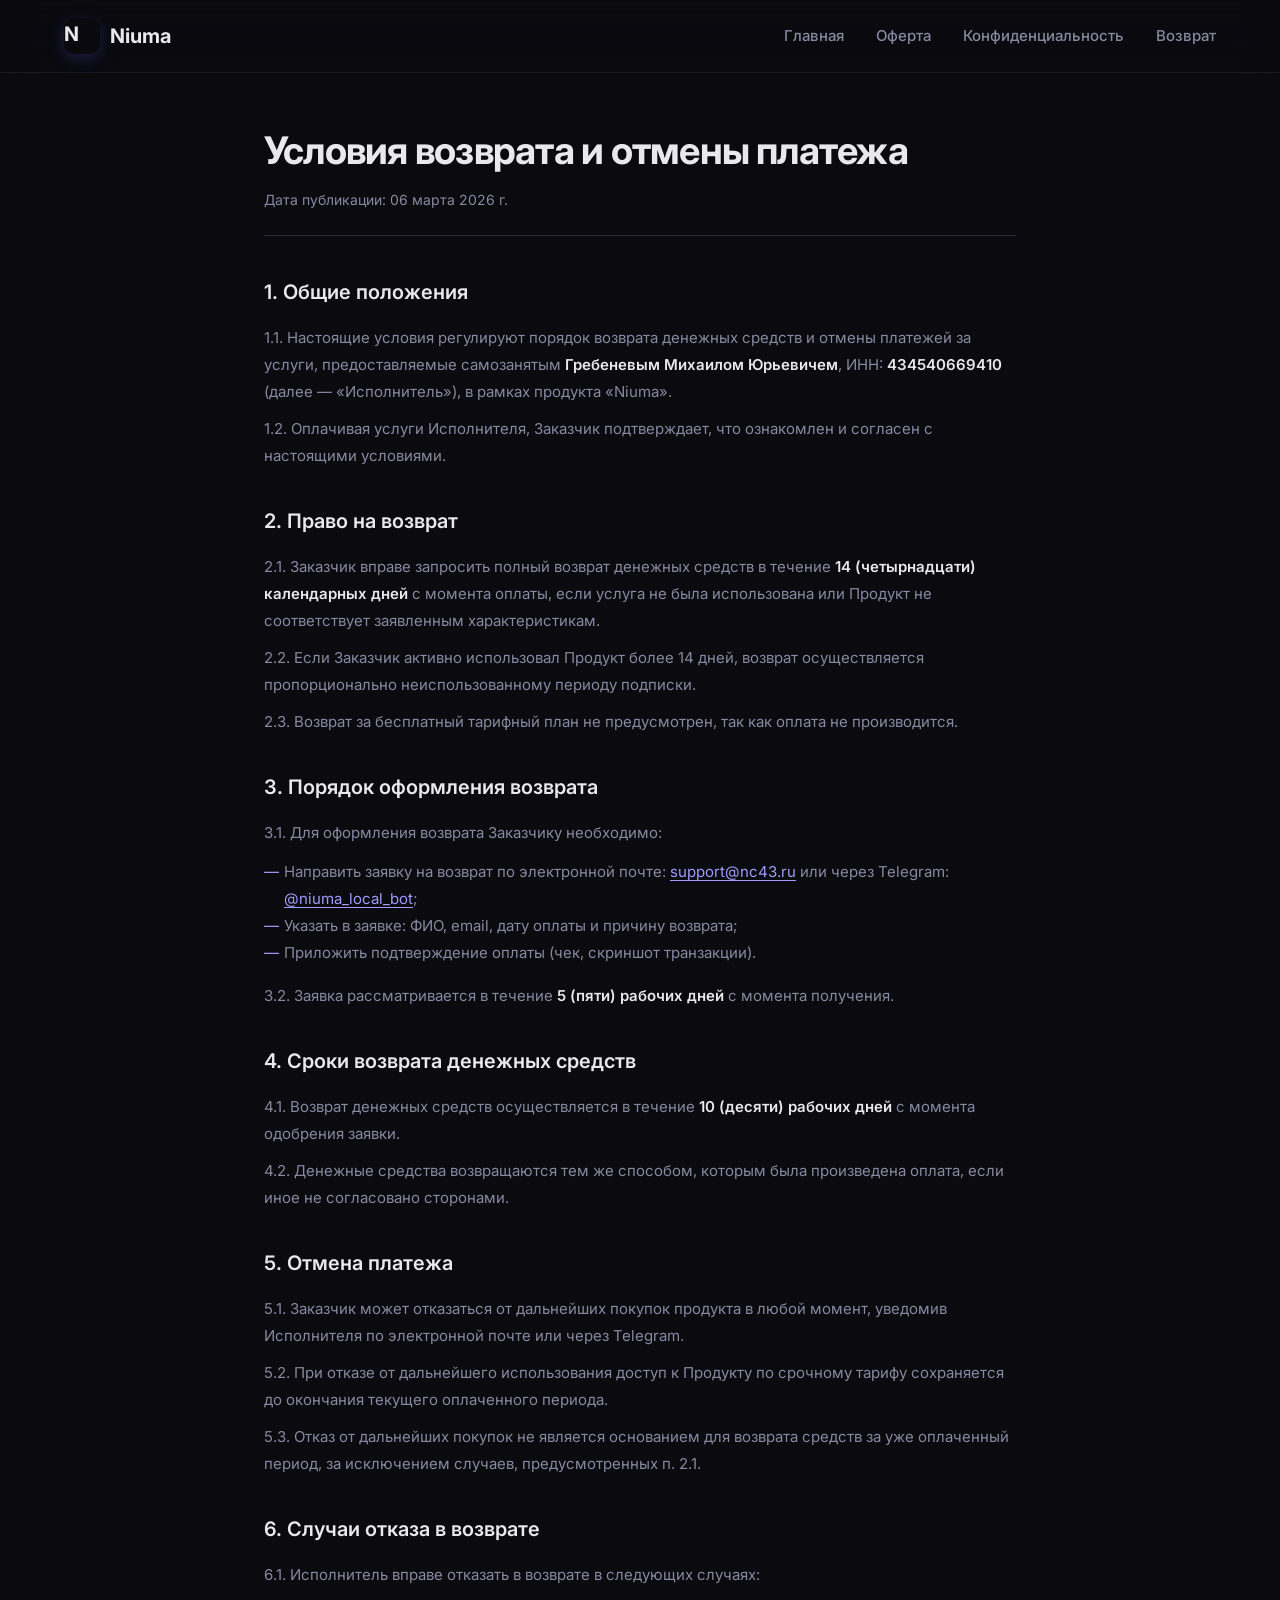
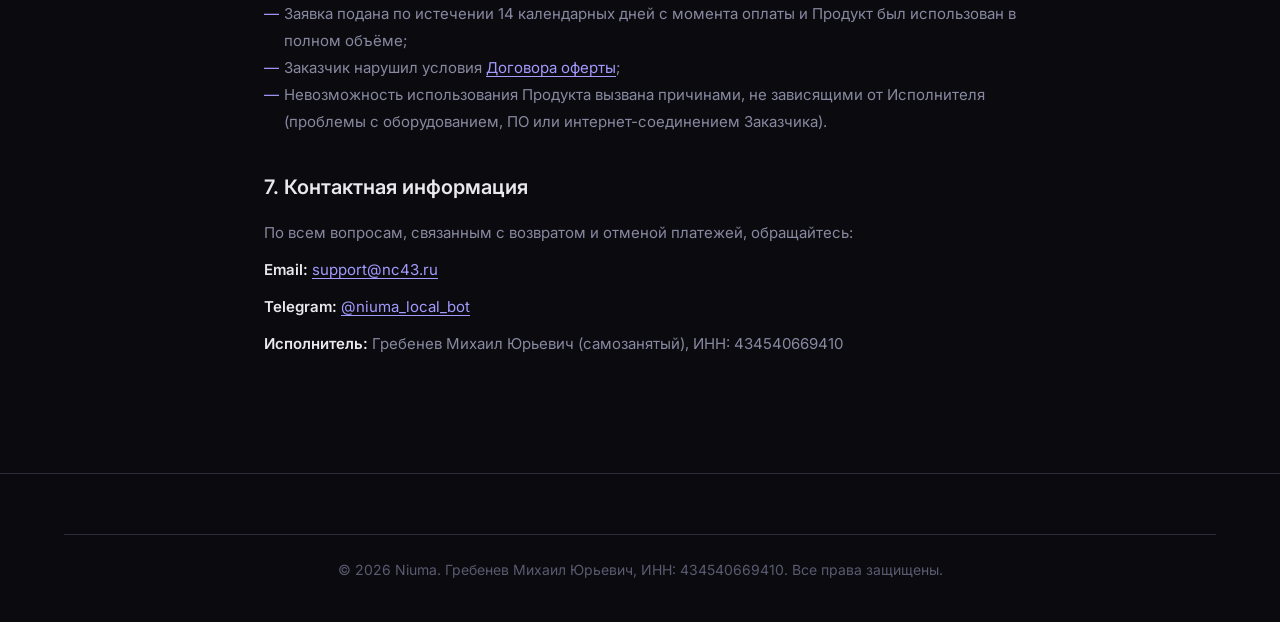
<file: refund.html>
<!DOCTYPE html>
<html lang="ru">
<head>
    <meta charset="UTF-8">
    <meta name="viewport" content="width=device-width, initial-scale=1.0">
    <title>Условия возврата — Niuma</title>
    <link rel="preconnect" href="https://fonts.googleapis.com">
    <link rel="preconnect" href="https://fonts.gstatic.com" crossorigin>
    <link href="https://fonts.googleapis.com/css2?family=Inter:wght@300;400;500;600;700;800&display=swap" rel="stylesheet">
    <link rel="stylesheet" href="style.css">
    <link rel="stylesheet" href="legal.css">
    <link rel="icon" type="image/png" href="icon.png">
    <meta name="selfwork.ru" content="qe9ZM8WfrKyve0zYmn5LMgqsJxHoujONGKEiKEaPxHEG5aC3p0" />
</head>
<body>
    <header class="header">
        <div class="container header-inner">
            <a href="/" class="logo">
                <span class="logo-icon">N</span>
                <span class="logo-text">Niuma</span>
            </a>
            <nav class="nav">
                <a href="/">Главная</a>
                <a href="/oferta.html">Оферта</a>
                <a href="/privacy.html">Конфиденциальность</a>
                <a href="/refund.html">Возврат</a>
            </nav>
        </div>
    </header>

    <main class="legal-page">
        <div class="container">
            <h1>Условия возврата и отмены платежа</h1>
            <p class="legal-date">Дата публикации: 06 марта 2026 г.</p>

            <section>
                <h2>1. Общие положения</h2>
                <p>1.1. Настоящие условия регулируют порядок возврата денежных средств и отмены платежей за услуги, предоставляемые самозанятым <strong>Гребеневым Михаилом Юрьевичем</strong>, ИНН: <strong>434540669410</strong> (далее — «Исполнитель»), в рамках продукта «Niuma».</p>
                <p>1.2. Оплачивая услуги Исполнителя, Заказчик подтверждает, что ознакомлен и согласен с настоящими условиями.</p>
            </section>

            <section>
                <h2>2. Право на возврат</h2>
                <p>2.1. Заказчик вправе запросить полный возврат денежных средств в течение <strong>14 (четырнадцати) календарных дней</strong> с момента оплаты, если услуга не была использована или Продукт не соответствует заявленным характеристикам.</p>
                <p>2.2. Если Заказчик активно использовал Продукт более 14 дней, возврат осуществляется пропорционально неиспользованному периоду подписки.</p>
                <p>2.3. Возврат за бесплатный тарифный план не предусмотрен, так как оплата не производится.</p>
            </section>

            <section>
                <h2>3. Порядок оформления возврата</h2>
                <p>3.1. Для оформления возврата Заказчику необходимо:</p>
                <ul>
                    <li>Направить заявку на возврат по электронной почте: <a href="mailto:support@nc43.ru">support@nc43.ru</a> или через Telegram: <a href="https://t.me/niuma_local_bot" target="_blank">@niuma_local_bot</a>;</li>
                    <li>Указать в заявке: ФИО, email, дату оплаты и причину возврата;</li>
                    <li>Приложить подтверждение оплаты (чек, скриншот транзакции).</li>
                </ul>
                <p>3.2. Заявка рассматривается в течение <strong>5 (пяти) рабочих дней</strong> с момента получения.</p>
            </section>

            <section>
                <h2>4. Сроки возврата денежных средств</h2>
                <p>4.1. Возврат денежных средств осуществляется в течение <strong>10 (десяти) рабочих дней</strong> с момента одобрения заявки.</p>
                <p>4.2. Денежные средства возвращаются тем же способом, которым была произведена оплата, если иное не согласовано сторонами.</p>
            </section>

            <section>
                <h2>5. Отмена платежа</h2>
                <p>5.1. Заказчик может отказаться от дальнейших покупок продукта в любой момент, уведомив Исполнителя по электронной почте или через Telegram.</p>
                <p>5.2. При отказе от дальнейшего использования доступ к Продукту по срочному тарифу сохраняется до окончания текущего оплаченного периода.</p>
                <p>5.3. Отказ от дальнейших покупок не является основанием для возврата средств за уже оплаченный период, за исключением случаев, предусмотренных п. 2.1.</p>
            </section>

            <section>
                <h2>6. Случаи отказа в возврате</h2>
                <p>6.1. Исполнитель вправе отказать в возврате в следующих случаях:</p>
                <ul>
                    <li>Заявка подана по истечении 14 календарных дней с момента оплаты и Продукт был использован в полном объёме;</li>
                    <li>Заказчик нарушил условия <a href="/oferta.html">Договора оферты</a>;</li>
                    <li>Невозможность использования Продукта вызвана причинами, не зависящими от Исполнителя (проблемы с оборудованием, ПО или интернет-соединением Заказчика).</li>
                </ul>
            </section>

            <section>
                <h2>7. Контактная информация</h2>
                <p>По всем вопросам, связанным с возвратом и отменой платежей, обращайтесь:</p>
                <p><strong>Email:</strong> <a href="mailto:support@nc43.ru">support@nc43.ru</a></p>
                <p><strong>Telegram:</strong> <a href="https://t.me/niuma_local_bot" target="_blank">@niuma_local_bot</a></p>
                <p><strong>Исполнитель:</strong> Гребенев Михаил Юрьевич (самозанятый), ИНН: 434540669410</p>
            </section>
        </div>
    </main>

    <footer class="footer">
        <div class="container">
            <div class="footer-bottom">
                <p>&copy; 2026 Niuma. Гребенев Михаил Юрьевич, ИНН: 434540669410. Все права защищены.</p>
            </div>
        </div>
    </footer>
</body>
</html>
</file>
<file: style.css>
/* ===== Reset & Base ===== */
*, *::before, *::after {
    margin: 0;
    padding: 0;
    box-sizing: border-box;
}

:root {
    --primary: #6C5CE7;
    --primary-light: #A29BFE;
    --primary-dark: #5A4BD1;
    --bg: #0A0A0F;
    --bg-card: #12121A;
    --bg-card-hover: #1A1A25;
    --surface: #16161F;
    --border: #2A2A3A;
    --text: #E8E8ED;
    --text-muted: #8888A0;
    --text-dim: #5A5A70;
    --gradient: linear-gradient(135deg, #6C5CE7, #A29BFE, #74B9FF);
    --gradient-bg: linear-gradient(135deg, rgba(108, 92, 231, 0.15), rgba(162, 155, 254, 0.05));
    --shadow: 0 4px 24px rgba(0, 0, 0, 0.4);
    --shadow-glow: 0 0 60px rgba(108, 92, 231, 0.2);
    --radius: 12px;
    --radius-lg: 20px;
    --transition: 0.3s ease;
}

html {
    scroll-behavior: smooth;
    -webkit-font-smoothing: antialiased;
    overflow-x: hidden;
}

body {
    font-family: 'Inter', -apple-system, BlinkMacSystemFont, sans-serif;
    background: var(--bg);
    color: var(--text);
    line-height: 1.6;
    overflow-x: hidden;
    max-width: 100vw;
}

.container {
    max-width: 1200px;
    margin: 0 auto;
    padding: 0 24px;
}

a {
    text-decoration: none;
    color: inherit;
    transition: var(--transition);
}

/* ===== Buttons ===== */
.btn {
    display: inline-flex;
    align-items: center;
    justify-content: center;
    gap: 8px;
    padding: 12px 28px;
    border-radius: 10px;
    font-weight: 600;
    font-size: 15px;
    cursor: pointer;
    transition: all var(--transition);
    border: none;
    font-family: inherit;
}

.btn-primary {
    background: linear-gradient(135deg, #5A4BD1, #6C5CE7);
    color: #fff;
    box-shadow: 0 4px 20px rgba(108, 92, 231, 0.35);
}

.btn-primary:hover {
    transform: translateY(-2px);
    box-shadow: 0 6px 30px rgba(108, 92, 231, 0.5);
}

.btn-outline {
    background: transparent;
    color: var(--text);
    border: 1px solid var(--border);
}

.btn-outline:hover {
    border-color: var(--primary-light);
    color: var(--primary-light);
    background: rgba(108, 92, 231, 0.05);
}

.btn-sm { padding: 8px 20px; font-size: 14px; }
.btn-lg { padding: 16px 36px; font-size: 16px; }
.btn-block { width: 100%; }

/* ===== Header ===== */
.header {
    position: fixed;
    top: 0;
    left: 0;
    right: 0;
    z-index: 100;
    background: rgba(10, 10, 15, 0.8);
    backdrop-filter: blur(20px);
    border-bottom: 1px solid rgba(42, 42, 58, 0.5);
}

.header-inner {
    display: flex;
    align-items: center;
    justify-content: space-between;
    height: 72px;
}

.logo {
    display: flex;
    align-items: center;
    gap: 10px;
    font-weight: 700;
    font-size: 20px;
}

.logo-icon {
    width: 36px;
    height: 36px;
    display: block;
    object-fit: cover;
    border-radius: 10px;
    box-shadow: 0 4px 16px rgba(108, 92, 231, 0.25);
}

.nav {
    display: flex;
    gap: 32px;
}

.nav a {
    color: var(--text-muted);
    font-size: 15px;
    font-weight: 500;
}

.nav a:hover {
    color: var(--text);
}

.mobile-menu-btn {
    display: none;
    flex-direction: column;
    gap: 5px;
    background: none;
    border: none;
    cursor: pointer;
    padding: 4px;
}

.mobile-menu-btn span {
    width: 24px;
    height: 2px;
    background: var(--text);
    border-radius: 2px;
    transition: var(--transition);
}

.mobile-nav {
    display: none;
    flex-direction: column;
    padding: 16px 24px 24px;
    gap: 16px;
    border-top: 1px solid var(--border);
}

.mobile-nav.active {
    display: flex;
}

.mobile-nav a {
    color: var(--text-muted);
    font-size: 16px;
    font-weight: 500;
}

/* ===== Hero ===== */
.hero {
    position: relative;
    padding: 160px 0 100px;
    text-align: center;
    overflow: hidden;
    max-width: 100vw;
}

.hero-bg {
    position: absolute;
    inset: 0;
    pointer-events: none;
}

.hero-glow {
    position: absolute;
    border-radius: 50%;
    filter: blur(120px);
    opacity: 0.4;
}

.hero-glow-1 {
    width: 600px;
    height: 600px;
    background: var(--primary);
    top: -200px;
    left: 50%;
    transform: translateX(-50%);
    opacity: 0.15;
}

.hero-glow-2 {
    width: 400px;
    height: 400px;
    background: #74B9FF;
    top: 0;
    right: 0;
    opacity: 0.08;
}

.hero-inner {
    position: relative;
    z-index: 1;
}

.badge {
    display: inline-flex;
    padding: 8px 18px;
    border-radius: 100px;
    background: rgba(108, 92, 231, 0.1);
    border: 1px solid rgba(108, 92, 231, 0.3);
    color: var(--primary-light);
    font-size: 14px;
    font-weight: 500;
    margin-bottom: 24px;
}

.hero h1 {
    font-size: clamp(36px, 5vw, 64px);
    font-weight: 800;
    line-height: 1.1;
    margin-bottom: 20px;
    letter-spacing: -0.02em;
}

.gradient-text {
    background: var(--gradient);
    -webkit-background-clip: text;
    -webkit-text-fill-color: transparent;
    background-clip: text;
}

.hero-desc {
    max-width: 640px;
    margin: 0 auto 36px;
    font-size: 18px;
    color: var(--text-muted);
    line-height: 1.7;
}

.hero-actions {
    display: flex;
    gap: 16px;
    justify-content: center;
    flex-wrap: wrap;
    margin-bottom: 60px;
}

.hero-stats {
    display: flex;
    justify-content: center;
    align-items: center;
    gap: 40px;
}

.stat-value {
    display: block;
    font-size: 28px;
    font-weight: 700;
    color: var(--text);
}

.stat-label {
    font-size: 14px;
    color: var(--text-muted);
}

.stat-divider {
    width: 1px;
    height: 40px;
    background: var(--border);
}

/* ===== Section Common ===== */
.section-header {
    text-align: center;
    margin-bottom: 60px;
}

.section-badge {
    display: inline-flex;
    padding: 6px 16px;
    border-radius: 100px;
    background: rgba(108, 92, 231, 0.1);
    border: 1px solid rgba(108, 92, 231, 0.2);
    color: var(--primary-light);
    font-size: 13px;
    font-weight: 600;
    text-transform: uppercase;
    letter-spacing: 0.05em;
    margin-bottom: 16px;
}

.section-header h2 {
    font-size: clamp(28px, 3.5vw, 42px);
    font-weight: 700;
    margin-bottom: 12px;
    letter-spacing: -0.02em;
}

.section-header p {
    color: var(--text-muted);
    font-size: 17px;
    max-width: 500px;
    margin: 0 auto;
}

/* ===== Features ===== */
.features {
    padding: 100px 0;
}

.features-grid {
    display: grid;
    grid-template-columns: repeat(3, 1fr);
    gap: 24px;
}

.feature-card {
    background: var(--bg-card);
    border: 1px solid var(--border);
    border-radius: var(--radius-lg);
    padding: 32px;
    transition: all var(--transition);
}

.feature-card:hover {
    background: var(--bg-card-hover);
    border-color: rgba(108, 92, 231, 0.3);
    transform: translateY(-4px);
    box-shadow: var(--shadow-glow);
}

.feature-icon {
    width: 56px;
    height: 56px;
    display: flex;
    align-items: center;
    justify-content: center;
    background: rgba(108, 92, 231, 0.1);
    border-radius: 14px;
    color: var(--primary-light);
    margin-bottom: 20px;
}

.feature-card h3 {
    font-size: 18px;
    font-weight: 600;
    margin-bottom: 10px;
}

.feature-card p {
    color: var(--text-muted);
    font-size: 15px;
    line-height: 1.6;
}

/* ===== How it works ===== */
.how-it-works {
    padding: 100px 0;
}

.steps {
    display: flex;
    flex-direction: column;
    gap: 32px;
    max-width: 700px;
    margin: 0 auto;
}

.step {
    display: flex;
    gap: 28px;
    align-items: flex-start;
    padding: 32px;
    background: var(--bg-card);
    border: 1px solid var(--border);
    border-radius: var(--radius-lg);
    transition: all var(--transition);
}

.step:hover {
    border-color: rgba(108, 92, 231, 0.3);
    background: var(--bg-card-hover);
}

.step-number {
    font-size: 32px;
    font-weight: 800;
    background: var(--gradient);
    -webkit-background-clip: text;
    -webkit-text-fill-color: transparent;
    background-clip: text;
    line-height: 1;
    flex-shrink: 0;
    min-width: 50px;
}

.step-content h3 {
    font-size: 18px;
    font-weight: 600;
    margin-bottom: 8px;
}

.step-content p {
    color: var(--text-muted);
    font-size: 15px;
    line-height: 1.6;
}

/* ===== Demo ===== */
.demo-section {
    padding: 40px 0 100px;
}

.demo-window {
    max-width: 920px;
    margin: 0 auto;
    border-radius: var(--radius-lg);
    overflow: hidden;
    border: 1px solid var(--border);
    background: var(--bg-card);
    box-shadow: var(--shadow), var(--shadow-glow);
}

.demo-titlebar {
    display: flex;
    align-items: center;
    gap: 12px;
    padding: 14px 20px;
    background: rgba(22, 22, 31, 0.8);
    border-bottom: 1px solid var(--border);
}

.demo-dots {
    display: flex;
    gap: 7px;
}

.dot {
    width: 12px;
    height: 12px;
    border-radius: 50%;
}

.dot-red { background: #FF5F57; }
.dot-yellow { background: #FEBC2E; }
.dot-green { background: #28C840; }

.demo-title {
    color: var(--text-muted);
    font-size: 13px;
    font-weight: 500;
}

.demo-video-frame {
    background: #05060a;
    aspect-ratio: 16 / 9;
}

.demo-video {
    display: block;
    width: 100%;
    height: 100%;
    background: #05060a;
}

.demo-caption {
    padding: 18px 24px 22px;
    border-top: 1px solid var(--border);
    color: var(--text-muted);
    font-size: 15px;
    line-height: 1.6;
}

.features,
.how-it-works,
.demo-section,
.pricing,
.faq,
.cta,
.footer {
    content-visibility: auto;
    contain-intrinsic-size: 1px 800px;
}

/* ===== Pricing ===== */
.pricing {
    padding: 100px 0;
}

.pricing-grid {
    display: grid;
    grid-template-columns: repeat(3, 1fr);
    gap: 24px;
    align-items: start;
}

.pricing-card {
    background: var(--bg-card);
    border: 1px solid var(--border);
    border-radius: var(--radius-lg);
    padding: 36px;
    position: relative;
    transition: all var(--transition);
}

.pricing-card:hover {
    transform: translateY(-4px);
    border-color: rgba(108, 92, 231, 0.2);
}

.pricing-card-popular {
    border-color: var(--primary);
    background: var(--gradient-bg);
    box-shadow: var(--shadow-glow);
}

.pricing-card-popular:hover {
    border-color: var(--primary-light);
}

.popular-badge {
    position: absolute;
    top: -12px;
    left: 50%;
    transform: translateX(-50%);
    padding: 4px 16px;
    background: var(--gradient);
    color: #fff;
    font-size: 12px;
    font-weight: 600;
    border-radius: 100px;
    white-space: nowrap;
}

.pricing-header {
    margin-bottom: 28px;
}

.pricing-header h3 {
    font-size: 20px;
    font-weight: 600;
    margin-bottom: 12px;
}

.price {
    display: flex;
    align-items: baseline;
    gap: 4px;
    margin-bottom: 8px;
}

.price-amount {
    font-size: 36px;
    font-weight: 800;
    letter-spacing: -0.02em;
}

.price-period {
    font-size: 15px;
    color: var(--text-muted);
}

.pricing-desc {
    color: var(--text-muted);
    font-size: 14px;
}

.pricing-features {
    list-style: none;
    margin-bottom: 28px;
    display: flex;
    flex-direction: column;
    gap: 14px;
}

.pricing-features li {
    display: flex;
    align-items: center;
    gap: 10px;
    font-size: 15px;
}

.pricing-features .check {
    color: #28C840;
    font-weight: 600;
}

.pricing-features .cross {
    color: var(--text-dim);
}

.pricing-features .disabled {
    color: var(--text-dim);
}

/* ===== FAQ ===== */
.faq {
    padding: 100px 0;
}

.faq-list {
    max-width: 700px;
    margin: 0 auto;
    display: flex;
    flex-direction: column;
    gap: 12px;
}

.faq-item {
    border: 1px solid var(--border);
    border-radius: var(--radius);
    overflow: hidden;
    transition: var(--transition);
}

.faq-item:hover {
    border-color: rgba(108, 92, 231, 0.3);
}

.faq-question {
    width: 100%;
    display: flex;
    justify-content: space-between;
    align-items: center;
    padding: 20px 24px;
    background: var(--bg-card);
    border: none;
    color: var(--text);
    font-size: 16px;
    font-weight: 500;
    cursor: pointer;
    text-align: left;
    font-family: inherit;
    transition: var(--transition);
}

.faq-question:hover {
    background: var(--bg-card-hover);
}

.faq-arrow {
    transition: transform var(--transition);
    flex-shrink: 0;
    color: var(--text-muted);
}

.faq-item.active .faq-arrow {
    transform: rotate(180deg);
}

.faq-answer {
    max-height: 0;
    overflow: hidden;
    transition: max-height 0.4s ease, padding 0.3s ease;
}

.faq-item.active .faq-answer {
    max-height: 300px;
}

.faq-answer p {
    padding: 0 24px 20px;
    color: var(--text-muted);
    font-size: 15px;
    line-height: 1.7;
}

/* ===== CTA ===== */
.cta {
    padding: 60px 0 100px;
}

.cta-inner {
    position: relative;
    text-align: center;
    padding: 80px 40px;
    background: var(--bg-card);
    border: 1px solid var(--border);
    border-radius: var(--radius-lg);
    overflow: hidden;
}

.cta-glow {
    position: absolute;
    width: 500px;
    height: 500px;
    background: var(--primary);
    border-radius: 50%;
    filter: blur(150px);
    opacity: 0.1;
    top: 50%;
    left: 50%;
    transform: translate(-50%, -50%);
    pointer-events: none;
}

.cta-inner h2 {
    font-size: clamp(24px, 3vw, 36px);
    font-weight: 700;
    margin-bottom: 12px;
    position: relative;
    z-index: 1;
}

.cta-inner p {
    color: var(--text-muted);
    font-size: 17px;
    margin-bottom: 28px;
    position: relative;
    z-index: 1;
}

.cta-inner .btn {
    position: relative;
    z-index: 1;
}

/* ===== Footer ===== */
.footer {
    padding: 60px 0 0;
    border-top: 1px solid var(--border);
}

.footer-inner {
    display: flex;
    justify-content: space-between;
    gap: 40px;
    padding-bottom: 40px;
}

.footer-brand p {
    color: var(--text-muted);
    font-size: 14px;
    margin-top: 12px;
}

.footer-links {
    display: flex;
    gap: 60px;
}

.footer-col {
    display: flex;
    flex-direction: column;
    gap: 10px;
}

.footer-col h4 {
    font-size: 14px;
    font-weight: 600;
    margin-bottom: 4px;
    color: var(--text);
}

.footer-col a {
    color: var(--text-muted);
    font-size: 14px;
}

.footer-col a:hover {
    color: var(--text);
}

.footer-bottom {
    padding: 24px 0 40px;
    border-top: 1px solid var(--border);
    text-align: center;
    color: var(--text-dim);
    font-size: 14px;
}

.payment-return {
    position: fixed;
    inset: 0;
    z-index: 200;
    display: flex;
    align-items: center;
    justify-content: center;
    padding: 24px;
}

.payment-return-backdrop {
    position: absolute;
    inset: 0;
    background: rgba(3, 6, 12, 0.78);
    backdrop-filter: blur(12px);
}

.payment-return-card {
    position: relative;
    width: min(560px, 100%);
    padding: 32px;
    border-radius: 28px;
    border: 1px solid rgba(255, 255, 255, 0.08);
    background: rgba(18, 18, 26, 0.94);
    box-shadow: var(--shadow), var(--shadow-glow);
}

.payment-return-badge {
    display: inline-flex;
    align-items: center;
    gap: 8px;
    padding: 8px 14px;
    border-radius: 999px;
    font-size: 14px;
    font-weight: 700;
}

.payment-return-badge.is-success {
    background: rgba(34, 197, 94, 0.14);
    color: #86efac;
}

.payment-return-badge.is-error {
    background: rgba(255, 118, 117, 0.14);
    color: #fca5a5;
}

.payment-return-card h2 {
    margin: 18px 0 12px;
    font-size: clamp(28px, 4vw, 38px);
    line-height: 1.08;
    letter-spacing: -0.03em;
}

.payment-return-card p {
    color: var(--text-muted);
    font-size: 17px;
    line-height: 1.65;
}

.payment-return-order {
    margin-top: 18px;
    padding: 16px 18px;
    border-radius: 18px;
    border: 1px solid rgba(255, 255, 255, 0.06);
    background: rgba(255, 255, 255, 0.03);
    color: var(--text);
    font-weight: 600;
}

.payment-return-actions {
    display: flex;
    gap: 14px;
    flex-wrap: wrap;
    margin-top: 24px;
}

.payment-return-timer {
    margin-top: 16px;
    color: var(--text-dim);
    font-size: 14px;
}

/* ===== Responsive ===== */
@media (max-width: 900px) {
    .features-grid {
        grid-template-columns: repeat(2, 1fr);
    }
    .pricing-grid {
        grid-template-columns: 1fr;
        max-width: 420px;
        margin: 0 auto;
    }
}

@media (max-width: 768px) {
    .nav, .header .btn {
        display: none;
    }
    .mobile-menu-btn {
        display: flex;
    }
    .hero {
        padding: 130px 0 70px;
    }
    .hero-stats {
        gap: 24px;
        flex-wrap: wrap;
    }
    .stat-value {
        font-size: 22px;
    }
    .features-grid {
        grid-template-columns: 1fr;
    }
    .step {
        flex-direction: column;
        gap: 16px;
    }
    .footer-inner {
        flex-direction: column;
    }
    .footer-links {
        gap: 40px;
        flex-wrap: wrap;
    }
    .cta-inner {
        padding: 50px 24px;
    }
    .demo-titlebar {
        padding: 12px 16px;
    }
    .demo-caption {
        padding: 16px 18px 18px;
        font-size: 14px;
    }
    .hero-glow-1 {
        width: 300px;
        height: 300px;
    }
    .hero-glow-2 {
        display: none;
    }
    .container {
        padding: 0 16px;
    }
}
</file>
<file: legal.css>
/* Legal pages styling */
.legal-page {
    padding: 120px 0 80px;
}

.legal-page .container {
    max-width: 800px;
}

.legal-page h1 {
    font-size: clamp(28px, 3.5vw, 38px);
    font-weight: 700;
    margin-bottom: 8px;
    letter-spacing: -0.02em;
}

.legal-date {
    color: var(--text-muted);
    font-size: 14px;
    margin-bottom: 40px;
    padding-bottom: 24px;
    border-bottom: 1px solid var(--border);
}

.legal-page section {
    margin-bottom: 36px;
}

.legal-page section h2 {
    font-size: 20px;
    font-weight: 600;
    margin-bottom: 16px;
    color: var(--text);
}

.legal-page section p {
    color: var(--text-muted);
    font-size: 15px;
    line-height: 1.8;
    margin-bottom: 10px;
}

.legal-page section ul {
    list-style: none;
    margin: 12px 0 16px;
    padding: 0;
}

.legal-page section ul li {
    color: var(--text-muted);
    font-size: 15px;
    line-height: 1.8;
    padding-left: 20px;
    position: relative;
}

.legal-page section ul li::before {
    content: '—';
    position: absolute;
    left: 0;
    color: var(--primary-light);
}

.legal-page a {
    color: var(--primary-light);
    text-decoration: underline;
    text-underline-offset: 3px;
}

.legal-page a:hover {
    color: var(--text);
}

.legal-page strong {
    color: var(--text);
    font-weight: 600;
}
</file>
